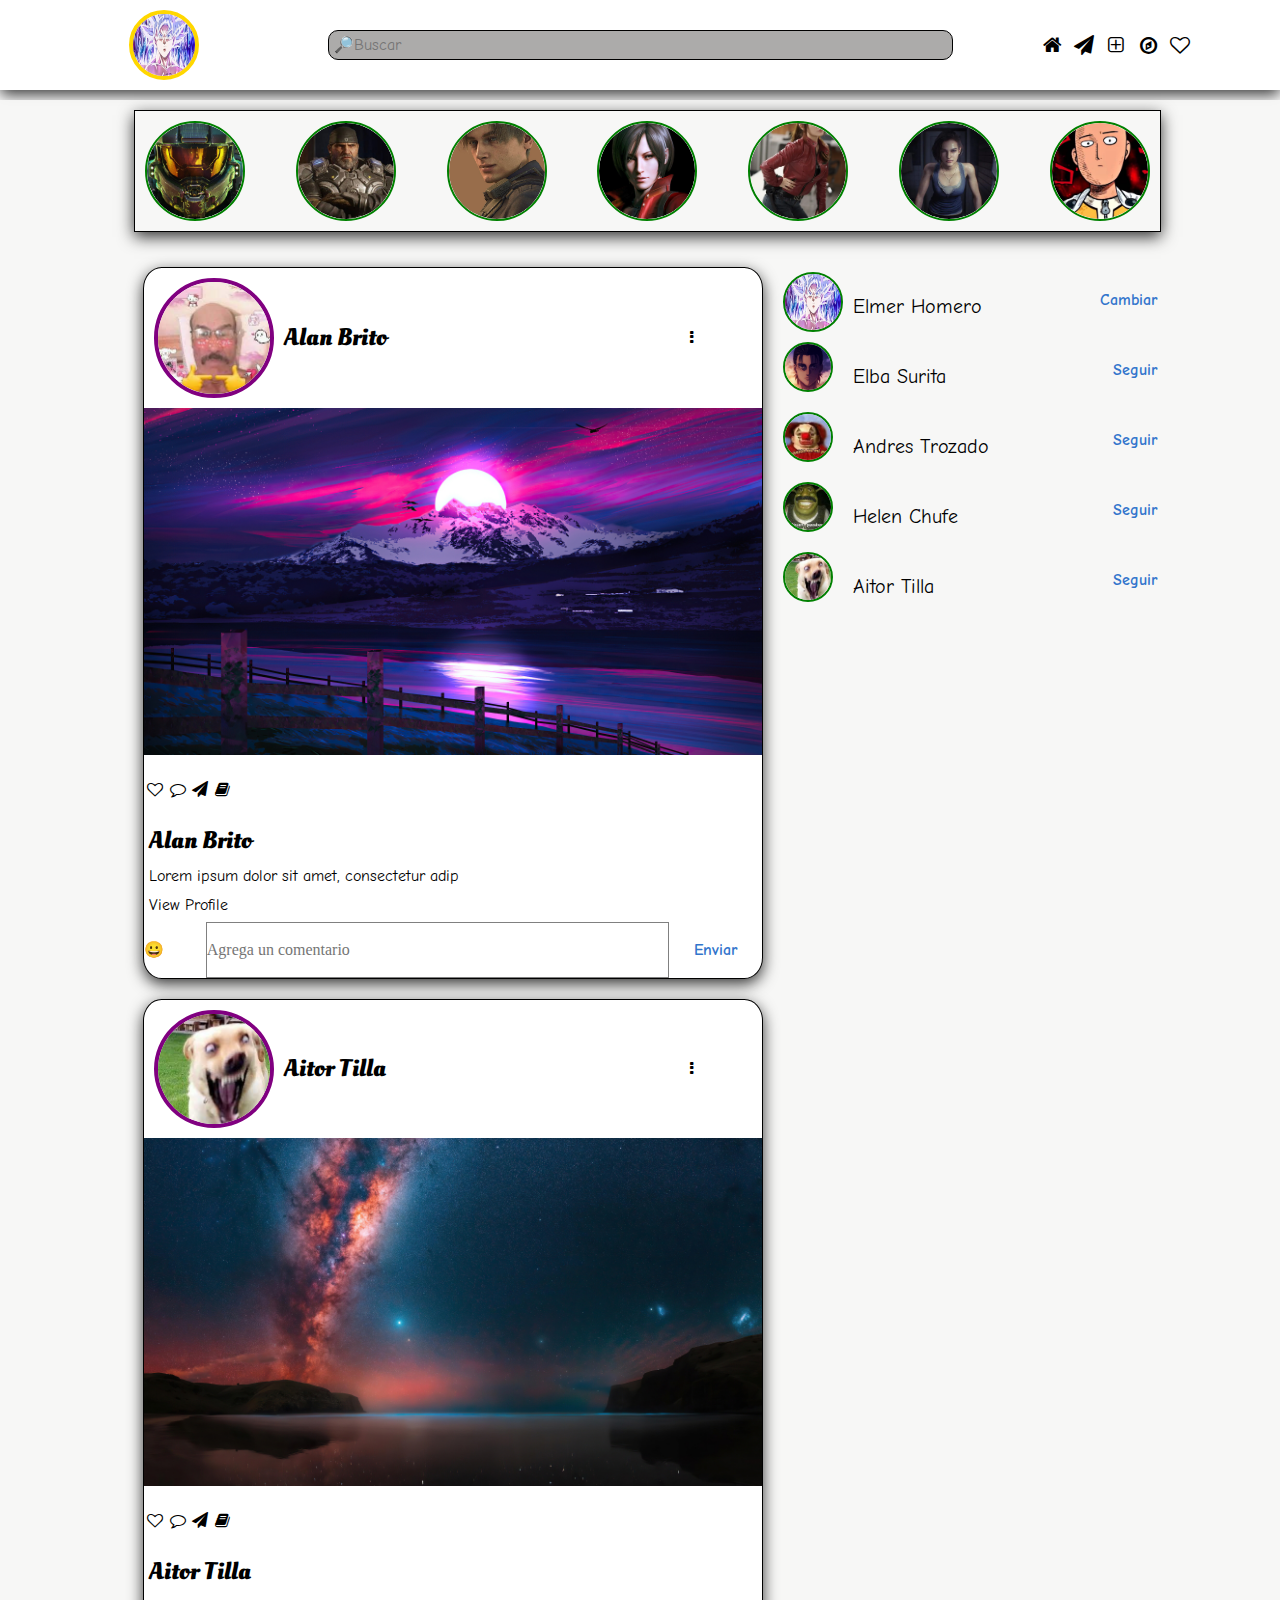
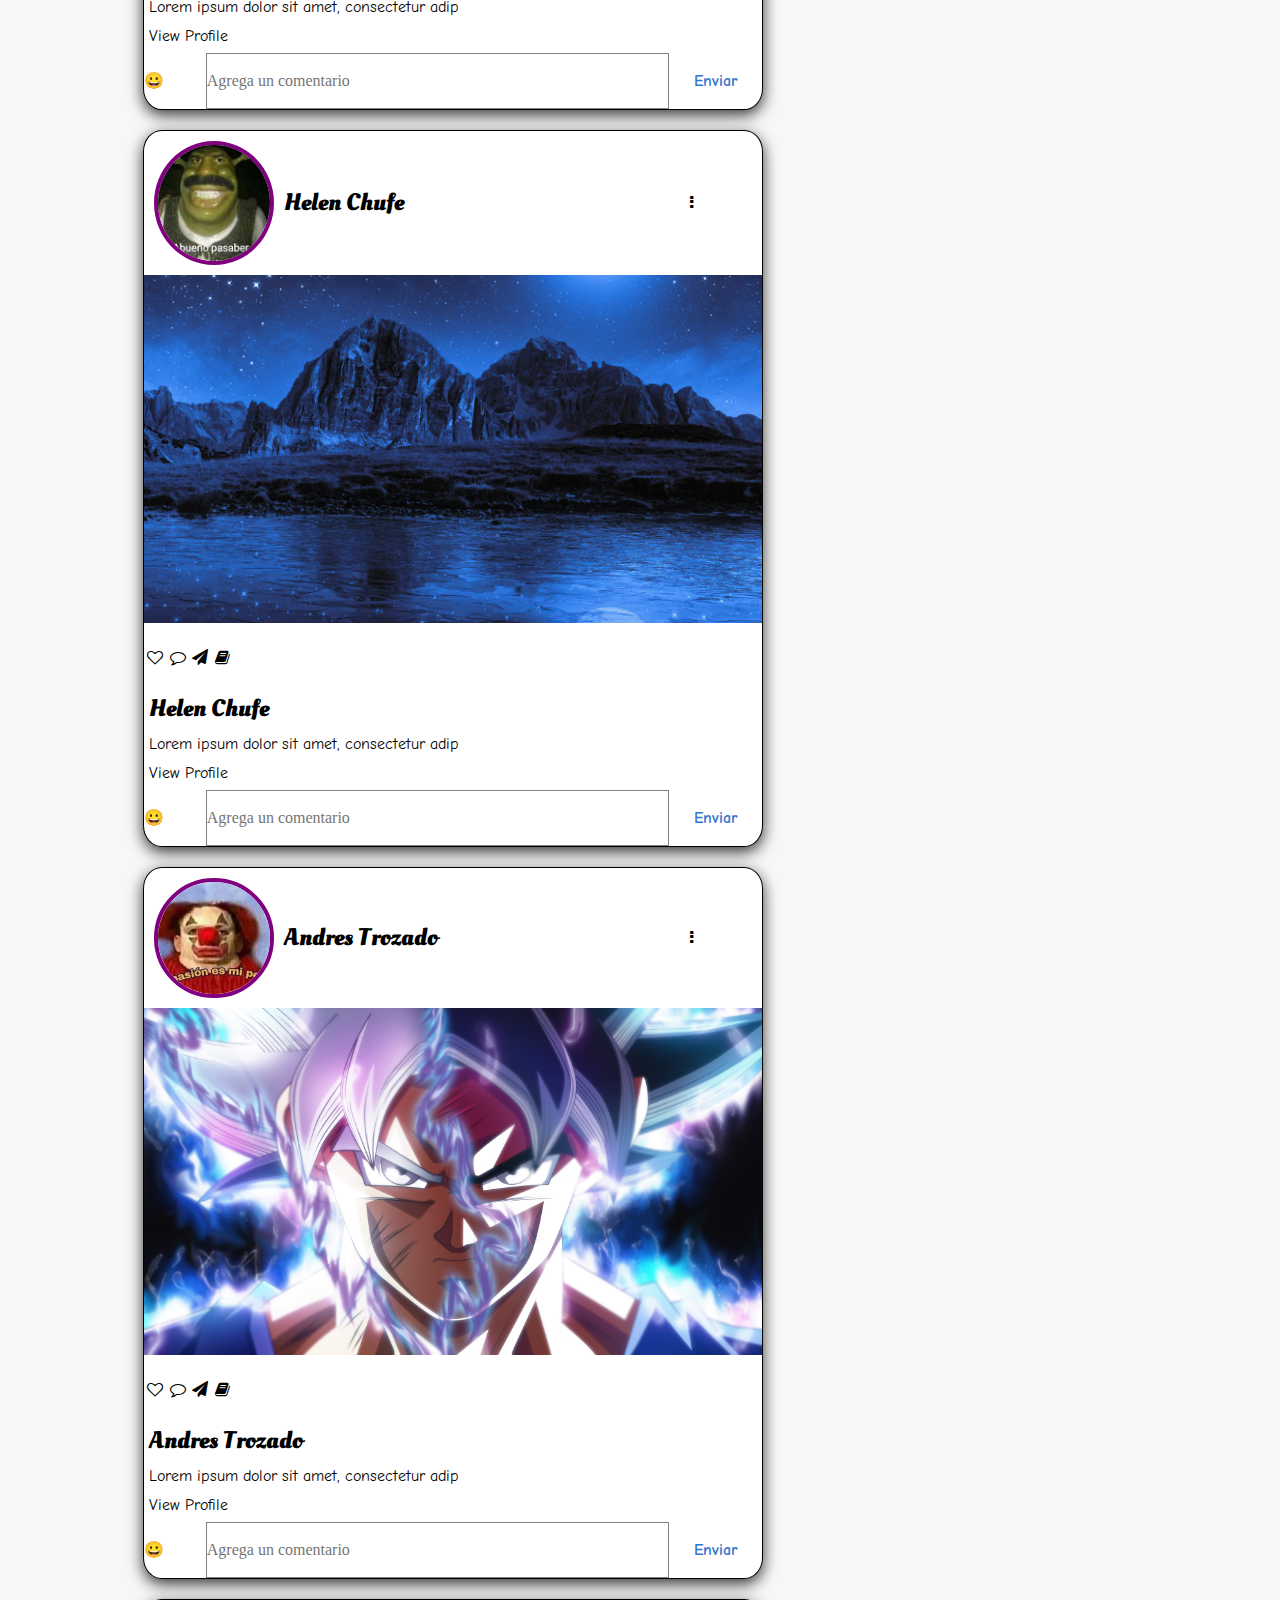
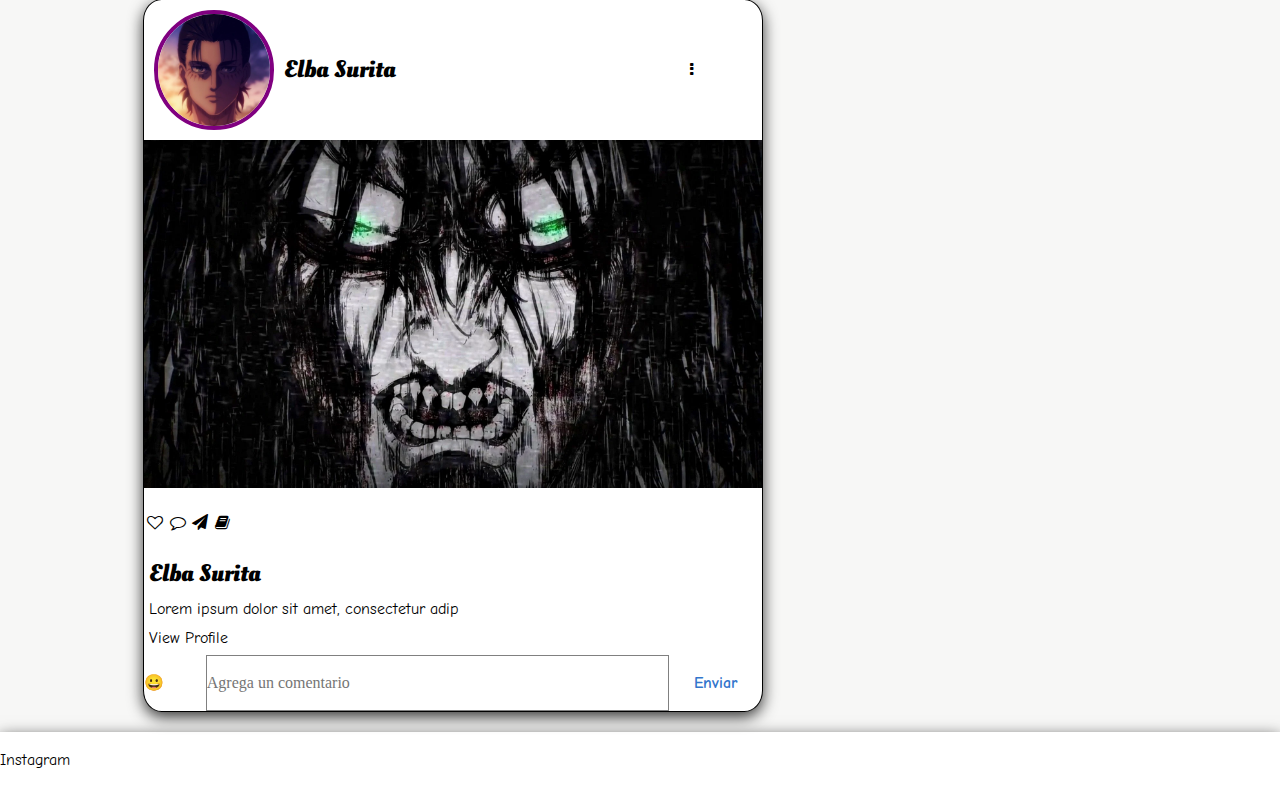
<file: WebDevelopment/InstaClon/index.html>
<!DOCTYPE html>
<html lang="en">

<head>
    <meta charset="UTF-8">
    <meta http-equiv="X-UA-Compatible" content="IE=edge">
    <meta name="viewport" content="width=device-width, initial-scale=1.0">
    <title>Instagram</title>
    <link rel="icon" href="assets/img/favicon.png">
    <link rel="stylesheet" href="assets/css/normalize.css">
    <link href="https://fonts.googleapis.com/css2?family=Oleo+Script:wght@400;700&display=swap" rel="stylesheet">
    <link href="https://fonts.googleapis.com/css2?family=Comic+Neue:ital,wght@0,300;0,400;0,700;1,300;1,400&family=Oleo+Script:wght@400;700&display=swap" rel="stylesheet">
    <link rel="stylesheet" href="assets/css/style.css">
    <link rel="stylesheet" href="assets/css/fontello.css">
</head>

<body>

    <header class="header sombra">
        <nav class="navegacion">
            <img class="header__logo" src="assets/img/profile.jpg" alt="Logotipo">
            <input class="navegacion__search" type="text" search " name="busqueda " placeholder="🔎Buscar ">
            <div class="icons__header ">
                <a class="navegacion__enlace " href="index.html "><span class="icon-home-1 "></span></a>
                <a class="navegacion__enlace " href="# "><span class="icon-paper-plane "></span></a>
                <a class="navegacion__enlace " href="# "><span class="icon-plus-squared-alt "></span></a>
                <a class="navegacion__enlace " href="# "><span class="icon-compass "></span></a>
                <a class="navegacion__enlace " href="# "><span class="icon-heart-empty-1 "></span></a>
            </div>
        </nav>
    </header>



    <main class="main ">
        <div class="contenedor " >

            <div class="info ">
                <img class="picture__follow " " src="assets/img/profile.jpg " alt="Logotipo ">
            <p class="info__name "> Elmer Homero</p>
            <p class="follow ">Cambiar</p>

            <img class="picture__follow " src="assets/img/profile5.jpg " alt="Logotipo ">
            <p class="info__name ">Elba Surita </p>
            <p class="follow ">Seguir</p>

            <img class="picture__follow " src="assets/img/profile4.jpg " alt="Logotipo ">
            <p class="info__name ">Andres Trozado </p>
            <p class="follow ">Seguir</p>

            <img class="picture__follow " src="assets/img/profile3.jpg " alt="Logotipo ">
            <p class="info__name ">Helen Chufe </p>
            <p class="follow ">Seguir</p>

            <img class="picture__follow " src="assets/img/profile2.jpg " alt="Logotipo ">
            <p class="info__name ">Aitor Tilla</p>
            <p class="follow ">Seguir</p>
            </div>








            <div class="conected sombra">
                <div class="picture__conected-container">
                    <img class="picture__conected " " src="assets/img/conected/1c.jpg " alt="Logotipo ">
                </div>
                <div class="picture__conected-container ">
                    <img class="picture__conected " " src="assets/img/conected/2c.jpg " alt="Logotipo ">
                </div>

                <div class="picture__conected-container">
                    <img class="picture__conected " " src="assets/img/conected/3c.jpg " alt="Logotipo ">
                </div>
                <div class="picture__conected-container ">
                    <img class="picture__conected " " src="assets/img/conected/4c.jpg " alt="Logotipo ">
                </div>
                <div class="picture__conected-container">
                    <img class="picture__conected " " src="assets/img/conected/5c.jpg " alt="Logotipo ">
                </div>
                <div class="picture__conected-container ">
                    <img class="picture__conected " " src="assets/img/conected/6c.jpg " alt="Logotipo ">
                </div>
                <div class="picture__conected-container">
                    <img class="picture__conected " " src="assets/img/conected/7c.jpg " alt="Logotipo ">
                </div>
                
            </div>

                <div class="profiles ">
                    <section class="profile sombra ">

                        <div class="title ">
                            <img class="profile__picture " src="assets/img/profile1.jpg " alt="profile ">
                            <h2 class="profile__name ">Alan Brito</h2>
                            <p class="icon-ellipsis-vert "></p>
                        </div>

                        <img class="picture__imagen " src="assets/img/1.jpg " alt="imagen camisa ">
                        <div class="picture__informacion ">
                            <div class="profile__icons ">
                                <p class="icon-heart-empty-1 "></p>
                                <p class="icon-comment-empty "></p>
                                <p class="icon-paper-plane "></p>
                                <p class="icon-book "></p>
                            </div>
                            <h2 class="profile__name ">Alan Brito</h2>
                            <p class="profile__description ">Lorem ipsum dolor sit amet, consectetur adip</p>
                            <p class="profile__view " href="# ">View Profile</p>
                            <div class="message ">
                                <div class="happy ">
                                    <p>😀</p>
                                </div>
                                <input type="text " class="mess " placeholder="Agrega un comentario ">
                                <div class="send ">
                                    <p > Enviar</p>
                                </div>
                            </div>

                        </div>
                    </section>
                    <!--  .section -->

                    <section class="profile sombra ">


                        <div class="title ">
                            <img class="profile__picture " src="assets/img//profile2.jpg " alt="profile ">
                            <h2 class="profile__name ">Aitor Tilla</h2>
                            <p class="icon-ellipsis-vert "></p>
                        </div>

                        <img class="picture__imagen " src="assets/img/2.jpg " alt="imagen camisa ">
                        <div class="picture__informacion ">
                            <div class="profile__icons ">
                                <p class="icon-heart-empty-1 "></p>
                                <p class="icon-comment-empty "></p>
                                <p class="icon-paper-plane "></p>
                                <p class="icon-book "></p>
                            </div>
                            <h2 class="profile__name ">Aitor Tilla</h2>
                            <p class="profile__description ">Lorem ipsum dolor sit amet, consectetur adip</p>
                            <p class="profile__view ">View Profile</p>
                            <div class="message ">
                                <div class="happy ">
                                    <p>😀</p>
                                </div>
                                <input type="text " class="mess " placeholder="Agrega un comentario ">
                                <div class="send ">
                                    <p > Enviar</p>
                                </div>
                            </div>
                        </div>

                    </section>
                    <!--  .section -->

                    <section class="profile sombra ">


                        <div class="title ">
                            <img class="profile__picture " src="assets/img//profile3.jpg " alt="profile ">
                            <h2 class="profile__name ">Helen Chufe</h2>
                            <p class="icon-ellipsis-vert "></p>
                        </div>

                        <img class="picture__imagen " src="assets/img/3.jpg " alt="imagen camisa ">
                        <div class="picture__informacion ">
                            <div class="profile__icons ">
                                <p class="icon-heart-empty-1 "></p>
                                <p class="icon-comment-empty "></p>
                                <p class="icon-paper-plane "></p>
                                <p class="icon-book "></p>
                            </div>
                            <h2 class="profile__name ">Helen Chufe</h2>
                            <p class="profile__description ">Lorem ipsum dolor sit amet, consectetur adip</p>
                            <p class="profile__view ">View Profile</p>
                            <div class="message ">
                                <div class="happy ">
                                    <p>😀</p>
                                </div>
                                <input type="text " class="mess " placeholder="Agrega un comentario ">
                                <div class="send ">
                                    <p > Enviar</p>
                                </div>
                            </div>
                        </div>

                    </section>
                    <!--  .section -->

                    <section class="profile sombra ">


                        <div class="title ">
                            <img class="profile__picture " src="assets/img//profile4.jpg " alt="profile ">
                            <h2 class="profile__name ">Andres Trozado</h2>
                            <p class="icon-ellipsis-vert "></p>
                        </div>

                        <img class="picture__imagen " src="assets/img/4.jpg " alt="imagen camisa ">
                        <div class="picture__informacion ">
                            <div class="profile__icons ">
                                <p class="icon-heart-empty-1 "></p>
                                <p class="icon-comment-empty "></p>
                                <p class="icon-paper-plane "></p>
                                <p class="icon-book "></p>
                            </div>
                            <h2 class="profile__name ">Andres Trozado</h2>
                            <p class="profile__description ">Lorem ipsum dolor sit amet, consectetur adip</p>
                            <p class="profile__view ">View Profile</p>
                            <div class="message ">
                                <div class="happy ">
                                    <p>😀</p>
                                </div>
                                <input type="text " class="mess " placeholder="Agrega un comentario ">
                                <div class="send ">
                                    <p > Enviar</p>
                                </div>
                            </div>
                        </div>

                    </section>
                    <!--  .section -->
                    <section class="profile sombra ">


                        <div class="title ">
                            <img class="profile__picture " src="assets/img//profile5.jpg " alt="profile ">
                            <h2 class="profile__name ">Elba Surita</h2>
                            <p class="icon-ellipsis-vert "></p>
                        </div>

                        <img class="picture__imagen " src="assets/img/5.jpg " alt="imagen camisa ">
                        <div class="picture__informacion ">
                            <div class="profile__icons ">
                                <p class="icon-heart-empty-1 "></p>
                                <p class="icon-comment-empty "></p>
                                <p class="icon-paper-plane "></p>
                                <p class="icon-book "></p>
                            </div>
                            <h2 class="profile__name ">Elba Surita</h2>
                            <p class="profile__description ">Lorem ipsum dolor sit amet, consectetur adip</p>
                            <p class="profile__view ">View Profile</p>
                            <div class="message ">
                                <div class="happy ">
                                    <p>😀</p>
                                </div>
                                <input type="text " class="mess " placeholder="Agrega un comentario ">
                                <div class="send ">
                                    <p > Enviar</p>
                                </div>
                            </div>
                        </div>

                    </section>
                    <!--  .section -->
                </div>
            </div>

            </main>



            <footer class="footer sombra ">
                <p class="footer__texto ">Instagram</p>
            </footer>

</body>

</html>
</file>
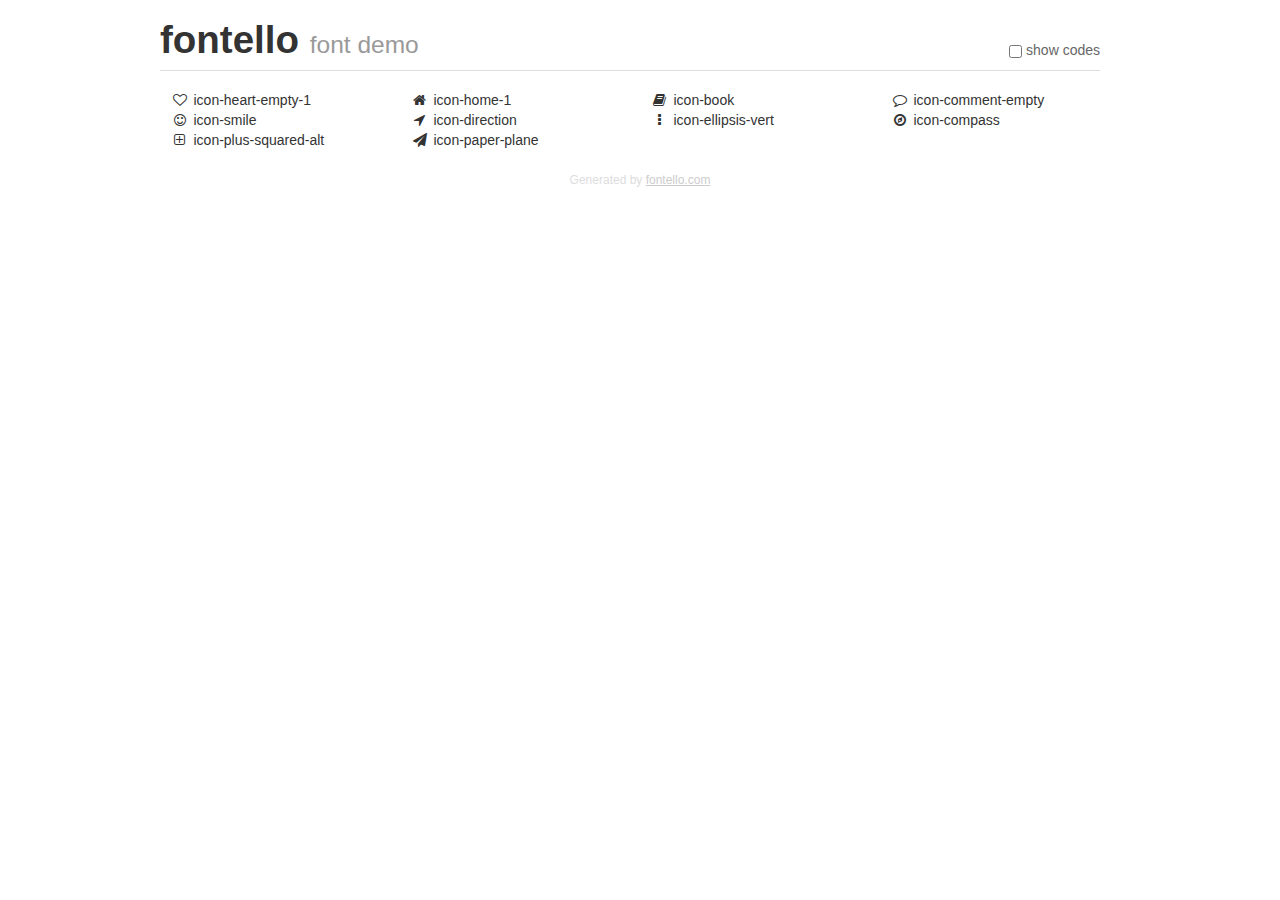
<file: WebDevelopment/InstaClon/assets/fontello/fontello-5c1836c8/demo.html>
<!DOCTYPE html>
<html>
  <head>
  <!--[if lt IE 9]><script language="javascript" type="text/javascript" src="//html5shim.googlecode.com/svn/trunk/html5.js"></script><![endif]-->
  <meta charset="UTF-8">
  <style>
    html {
      font-size: 100%;
      -webkit-text-size-adjust: 100%;
      -ms-text-size-adjust: 100%;
    }
    a:focus {
      outline: thin dotted #333;
      outline: 5px auto -webkit-focus-ring-color;
      outline-offset: -2px;
    }
    a:hover,
    a:active {
      outline: 0;
    }
    input {
      margin: 0;
      font-size: 100%;
      vertical-align: middle;
      *overflow: visible;
      line-height: normal;
    }
    input::-moz-focus-inner {
      padding: 0;
      border: 0;
    }
    body {
      margin: 0;
      font-family: "Helvetica Neue", Helvetica, Arial, sans-serif;
      font-size: 14px;
      line-height: 20px;
      color: #333;
      background-color: #fff;
    }
    a {
      color: #08c;
      text-decoration: none;
    }
    a:hover {
      color: #005580;
      text-decoration: underline;
    }
    .row {
      margin-left: -20px;
      *zoom: 1;
    }
    .row:before,
    .row:after {
      display: table;
      content: "";
      line-height: 0;
    }
    .row:after {
      clear: both;
    }
    .span3 {
      float: left;
      min-height: 1px;
      margin-left: 20px;
      width: 220px;
    }
    .container {
      width: 940px;
      margin-right: auto;
      margin-left: auto;
      *zoom: 1;
    }
    .container:before,
    .container:after {
      display: table;
      content: "";
      line-height: 0;
    }
    .container:after {
      clear: both;
    }
    small {
      font-size: 85%;
    }
    h1 {
      margin: 10px 0;
      font-family: inherit;
      font-weight: bold;
      line-height: 20px;
      color: inherit;
      text-rendering: optimizelegibility;
      line-height: 40px;
      font-size: 38.5px;
    }
    h1 small {
      font-weight: normal;
      line-height: 1;
      color: #999;
      font-size: 24.5px;
    }

    body {
      margin-top: 90px;
    }
    .header {
      position: fixed;
      top: 0;
      left: 50%;
      margin-left: -480px;
      background-color: #fff;
      border-bottom: 1px solid #ddd;
      padding-top: 10px;
      z-index: 10;
    }
    .footer {
      color: #ddd;
      font-size: 12px;
      text-align: center;
      margin-top: 20px;
    }
    .footer a {
      color: #ccc;
      text-decoration: underline;
    }
    .the-icons {
      font-size: 14px;
      line-height: 24px;
    }
    .switch {
      position: absolute;
      right: 0;
      bottom: 10px;
      color: #666;
    }
    .switch input {
      margin-right: 0.3em;
    }
    .codesOn .i-name {
      display: none;
    }
    .codesOn .i-code {
      display: inline;
    }
    .i-code {
      display: none;
    }
    @font-face {
      font-family: 'fontello';
      src: url('./font/fontello.eot?34170340');
      src: url('./font/fontello.eot?34170340#iefix') format('embedded-opentype'),
           url('./font/fontello.woff?34170340') format('woff'),
           url('./font/fontello.ttf?34170340') format('truetype'),
           url('./font/fontello.svg?34170340#fontello') format('svg');
      font-weight: normal;
      font-style: normal;
    }
    .demo-icon {
      font-family: "fontello";
      font-style: normal;
      font-weight: normal;
      speak: never;
     
      display: inline-block;
      text-decoration: inherit;
      width: 1em;
      margin-right: .2em;
      text-align: center;
      /* opacity: .8; */
     
      /* For safety - reset parent styles, that can break glyph codes*/
      font-variant: normal;
      text-transform: none;
     
      /* fix buttons height, for twitter bootstrap */
      line-height: 1em;
     
      /* Animation center compensation - margins should be symmetric */
      /* remove if not needed */
      margin-left: .2em;
     
      /* You can be more comfortable with increased icons size */
      /* font-size: 120%; */
     
      /* Font smoothing. That was taken from TWBS */
      -webkit-font-smoothing: antialiased;
      -moz-osx-font-smoothing: grayscale;
     
      /* Uncomment for 3D effect */
      /* text-shadow: 1px 1px 1px rgba(127, 127, 127, 0.3); */
    }
    </style>
    <link rel="stylesheet" href="css/animation.css"><!--[if IE 7]><link rel="stylesheet" href="css/" + font.fontname + "-ie7.css"><![endif]-->
    <script>
      function toggleCodes(on) {
        var obj = document.getElementById('icons');
      
        if (on) {
          obj.className += ' codesOn';
        } else {
          obj.className = obj.className.replace(' codesOn', '');
        }
      }
    </script>
  </head>
  <body>
    <div class="container header">
      <h1>fontello <small>font demo</small></h1>
      <label class="switch">
        <input type="checkbox" onclick="toggleCodes(this.checked)">show codes
      </label>
    </div>
    <div class="container" id="icons">
      <div class="row">
        <div class="span3" title="Code: 0xe802">
          <i class="demo-icon icon-heart-empty-1">&#xe802;</i> <span class="i-name">icon-heart-empty-1</span><span class="i-code">0xe802</span>
        </div>
        <div class="span3" title="Code: 0xe803">
          <i class="demo-icon icon-home-1">&#xe803;</i> <span class="i-name">icon-home-1</span><span class="i-code">0xe803</span>
        </div>
        <div class="span3" title="Code: 0xe804">
          <i class="demo-icon icon-book">&#xe804;</i> <span class="i-name">icon-book</span><span class="i-code">0xe804</span>
        </div>
        <div class="span3" title="Code: 0xf0e5">
          <i class="demo-icon icon-comment-empty">&#xf0e5;</i> <span class="i-name">icon-comment-empty</span><span class="i-code">0xf0e5</span>
        </div>
      </div>
      <div class="row">
        <div class="span3" title="Code: 0xf118">
          <i class="demo-icon icon-smile">&#xf118;</i> <span class="i-name">icon-smile</span><span class="i-code">0xf118</span>
        </div>
        <div class="span3" title="Code: 0xf124">
          <i class="demo-icon icon-direction">&#xf124;</i> <span class="i-name">icon-direction</span><span class="i-code">0xf124</span>
        </div>
        <div class="span3" title="Code: 0xf142">
          <i class="demo-icon icon-ellipsis-vert">&#xf142;</i> <span class="i-name">icon-ellipsis-vert</span><span class="i-code">0xf142</span>
        </div>
        <div class="span3" title="Code: 0xf14e">
          <i class="demo-icon icon-compass">&#xf14e;</i> <span class="i-name">icon-compass</span><span class="i-code">0xf14e</span>
        </div>
      </div>
      <div class="row">
        <div class="span3" title="Code: 0xf196">
          <i class="demo-icon icon-plus-squared-alt">&#xf196;</i> <span class="i-name">icon-plus-squared-alt</span><span class="i-code">0xf196</span>
        </div>
        <div class="span3" title="Code: 0xf1d8">
          <i class="demo-icon icon-paper-plane">&#xf1d8;</i> <span class="i-name">icon-paper-plane</span><span class="i-code">0xf1d8</span>
        </div>
      </div>
    <div class="container footer">Generated by <a href="https://fontello.com">fontello.com</a></div>
  </body>
</html>
</file>
<file: WebDevelopment/InstaClon/assets/css/style.css>
:root {
    --primario: #ffffff;
    --primarioOscuro: #f6f6f5ef;
    --secundario: #acabaa;
    --secundarioOscuro: rgb(233, 187, 2);
    --blanco: #FFF;
    --negro: #000;
    --fuentePrincipal: 'Staatliches', cursive;
}

html {
    box-sizing: border-box;
    font-size: 62.5%;
}

*,
*:before,
*:after {
    box-sizing: inherit;
}


/* Globales */

body {
    background-color: var(--primario);
    font-size: 1.6rem;
    /*base de la fuente*/
    line-height: 1.5;
}

a {
    text-decoration: none;
    font-size: 2rem;
    color: var(--negro);
}

img {
    width: 100%;
}

.sombra {
    -webkit-box-shadow: 0px 5px 15px 0px rgba(0, 0, 0, 0.79);
    -moz-box-shadow: 0px 5px 15px 0px rgba(0, 0, 0, 0.79);
    box-shadow: 0px 5px 15px 0px rgba(0, 0, 0, 0.79)
}

main {
    background-color: var(--primarioOscuro);
    margin-top: 0rem;
}

p,
span {
    font-family: 'Comic Neue', cursive;
}

h1,
h2,
h3 {
    font-family: 'Oleo Script', cursive;
}


/* Navegacion */

.header {
    background-color: var(--blanco);
    margin: 0rem 0rem 1rem 0rem;
}

.navegacion {
    display: grid;
    grid-template-columns: repeat(4, 1fr);
    gap: 1rem;
    align-items: center;
    padding: 1rem;
    justify-items: center;
}

.header__logo {
    border: 4px;
    border-style: solid;
    border-color: gold;
    border-radius: 50%;
    height: 7rem;
    width: 7rem;
}

.navegacion__search {
    align-self: center;
    font-family: 'Comic Neue', cursive;
    -moz-border-radius: 0.1rem;
    -webkit-border-radius: 1rem;
    border-radius: 1rem;
    border: 0.1rem solid #000000;
    padding: 0.5rem;
    background-color: var(--secundario);
    grid-column: 2 / 4;
    width: 100%;
}

.navegacion__enlace {
    align-self: center;
}

.iconos__header {
    grid-column: 4 / 5;
}


/*Secciones*/

.conected {
    margin: 1rem 0.1rem;
    border: 0.1rem solid #000000;
    grid-column: 2 / 4;
    grid-row-start: 1;
    padding: 1rem;
    display: none;
    justify-content: space-between;
}

@media (min-width: 768px) {
    .contenedor {
        display: grid;
        grid-template-columns: 10% 50% 30% 10%;
        gap: 0.5rem;
        /* align-items: start; */
    }
    .picture__conected-container {
        height: 100px;
        width: 100px;
        border: 0.2rem;
        border-style: solid;
        border-radius: 50%;
        border-color: green;
        /* size: 100%; */
        overflow: hidden;
    }
    .picture__conected {
        height: 100%;
        width: 100%;
        border-radius: 50%;
        object-fit: cover;
    }
}

.info {
    display: none;
}

@media (min-width: 768px) {
    .info {
        grid-column: 3 / 4;
        padding: 0.5rem;
        grid-row-start: 2;
        display: grid;
        height: 10rem;
        grid-template-columns: 7rem repeat(2, 1fr);
        grid-template-rows: repeat(5, 1fr);
        margin-top: 2rem;
    }
}

.picture__follow {
    height: 5rem;
    width: 5rem;
    border: 0.2rem;
    border-style: solid;
    border-radius: 50%;
    border-color: green;
}

.picture__follow:nth-of-type(1) {
    height: 6rem;
    width: 6rem;
}

.info__name {
    font-weight: italic;
    font-size: 2rem;
}

.follow {
    color: rgb(50, 117, 204);
    font-weight: bold;
    text-align: end;
    margin-left: 5rem;
}

.profiles {
    grid-column: 2 / 3;
}

.picture__info {
    margin-top: 5rem;
    height: 7rem;
    width: 7rem;
    border-radius: 50%;
}

.profile {
    background-color: var(--blanco);
    margin: 2rem 1rem;
    border: 1px solid;
    border-radius: 3%;
}

.title {
    display: grid;
    grid-template-columns: 20% 50% 20%;
    gap: 0.5rem;
    padding: 1rem;
    /* text-align: center; */
}

.profile__picture {
    border: 4px;
    border-style: solid;
    border-radius: 50%;
    border-color: purple;
    height: 100%;
    width: 100%;
    grid-column: 1/2;
}

.profile__name {
    grid-column: 2 / 3;
    align-self: center;
    justify-content: start;
    margin: 0rem;
}

.title>p {
    grid-column: 3 / 4;
    text-align: right;
    justify-content: end;
    align-self: center;
}

.profile__icons {
    display: flex;
}

.profile__name {
    margin: 0.5rem 0.5rem;
}

.profile__description {
    margin: 0.5rem 0.5rem;
}

.profile__view {
    margin: 0.5rem 0.5rem;
}

.message {
    width: 100%;
    display: grid;
    grid-template-columns: 10% 75% 15%;
}

.happy {
    display: grid;
    justify-content: start;
    align-content: center;
    margin: 0rem;
    padding: 0rem;
}

.send {
    justify-content: center;
    align-content: center;
    /* align-self: center; */
    margin: 0rem;
    display: grid;
    color: rgb(50, 117, 204);
    font-weight: bold;
}

input.mess {
    padding: 0;
    border: solid grey 0.05rem;
}

@media (min-width:768px) {
    .conected {
        display: flex;
    }
}


/*footer*/

.footer {
    display: flex;
    background-color: var(--primario);
    margin-top: 0rem 0rem;
}
</file>
<file: WebDevelopment/InstaClon/assets/css/fontello.css>
@font-face {
  font-family: 'fontello';
  src: url('../font/fontello.eot?95911534');
  src: url('../font/fontello.eot?95911534#iefix') format('embedded-opentype'),
       url('../font/fontello.woff2?95911534') format('woff2'),
       url('../font/fontello.woff?95911534') format('woff'),
       url('../font/fontello.ttf?95911534') format('truetype'),
       url('../font/fontello.svg?95911534#fontello') format('svg');
  font-weight: normal;
  font-style: normal;
}
/* Chrome hack: SVG is rendered more smooth in Windozze. 100% magic, uncomment if you need it. */
/* Note, that will break hinting! In other OS-es font will be not as sharp as it could be */
/*
@media screen and (-webkit-min-device-pixel-ratio:0) {
  @font-face {
    font-family: 'fontello';
    src: url('../font/fontello.svg?95911534#fontello') format('svg');
  }
}
*/
[class^="icon-"]:before, [class*=" icon-"]:before {
  font-family: "fontello";
  font-style: normal;
  font-weight: normal;
  speak: never;

  display: inline-block;
  text-decoration: inherit;
  width: 1em;
  margin-right: .2em;
  text-align: center;
  /* opacity: .8; */

  /* For safety - reset parent styles, that can break glyph codes*/
  font-variant: normal;
  text-transform: none;

  /* fix buttons height, for twitter bootstrap */
  line-height: 1em;

  /* Animation center compensation - margins should be symmetric */
  /* remove if not needed */
  margin-left: .2em;

  /* you can be more comfortable with increased icons size */
  /* font-size: 120%; */

  /* Font smoothing. That was taken from TWBS */
  -webkit-font-smoothing: antialiased;
  -moz-osx-font-smoothing: grayscale;

  /* Uncomment for 3D effect */
  /* text-shadow: 1px 1px 1px rgba(127, 127, 127, 0.3); */
}

.icon-heart-empty-1:before { content: '\e802'; } /* '' */
.icon-home-1:before { content: '\e803'; } /* '' */
.icon-book:before { content: '\e804'; } /* '' */
.icon-comment-empty:before { content: '\f0e5'; } /* '' */
.icon-smile:before { content: '\f118'; } /* '' */
.icon-direction:before { content: '\f124'; } /* '' */
.icon-ellipsis-vert:before { content: '\f142'; } /* '' */
.icon-compass:before { content: '\f14e'; } /* '' */
.icon-plus-squared-alt:before { content: '\f196'; } /* '' */
.icon-paper-plane:before { content: '\f1d8'; } /* '' */
</file>
<file: WebDevelopment/InstaClon/assets/fontello/fontello-5c1836c8/css/animation.css>
/*
   Animation example, for spinners
*/
.animate-spin {
  -moz-animation: spin 2s infinite linear;
  -o-animation: spin 2s infinite linear;
  -webkit-animation: spin 2s infinite linear;
  animation: spin 2s infinite linear;
  display: inline-block;
}
@-moz-keyframes spin {
  0% {
    -moz-transform: rotate(0deg);
    -o-transform: rotate(0deg);
    -webkit-transform: rotate(0deg);
    transform: rotate(0deg);
  }

  100% {
    -moz-transform: rotate(359deg);
    -o-transform: rotate(359deg);
    -webkit-transform: rotate(359deg);
    transform: rotate(359deg);
  }
}
@-webkit-keyframes spin {
  0% {
    -moz-transform: rotate(0deg);
    -o-transform: rotate(0deg);
    -webkit-transform: rotate(0deg);
    transform: rotate(0deg);
  }

  100% {
    -moz-transform: rotate(359deg);
    -o-transform: rotate(359deg);
    -webkit-transform: rotate(359deg);
    transform: rotate(359deg);
  }
}
@-o-keyframes spin {
  0% {
    -moz-transform: rotate(0deg);
    -o-transform: rotate(0deg);
    -webkit-transform: rotate(0deg);
    transform: rotate(0deg);
  }

  100% {
    -moz-transform: rotate(359deg);
    -o-transform: rotate(359deg);
    -webkit-transform: rotate(359deg);
    transform: rotate(359deg);
  }
}
@-ms-keyframes spin {
  0% {
    -moz-transform: rotate(0deg);
    -o-transform: rotate(0deg);
    -webkit-transform: rotate(0deg);
    transform: rotate(0deg);
  }

  100% {
    -moz-transform: rotate(359deg);
    -o-transform: rotate(359deg);
    -webkit-transform: rotate(359deg);
    transform: rotate(359deg);
  }
}
@keyframes spin {
  0% {
    -moz-transform: rotate(0deg);
    -o-transform: rotate(0deg);
    -webkit-transform: rotate(0deg);
    transform: rotate(0deg);
  }

  100% {
    -moz-transform: rotate(359deg);
    -o-transform: rotate(359deg);
    -webkit-transform: rotate(359deg);
    transform: rotate(359deg);
  }
}
</file>
